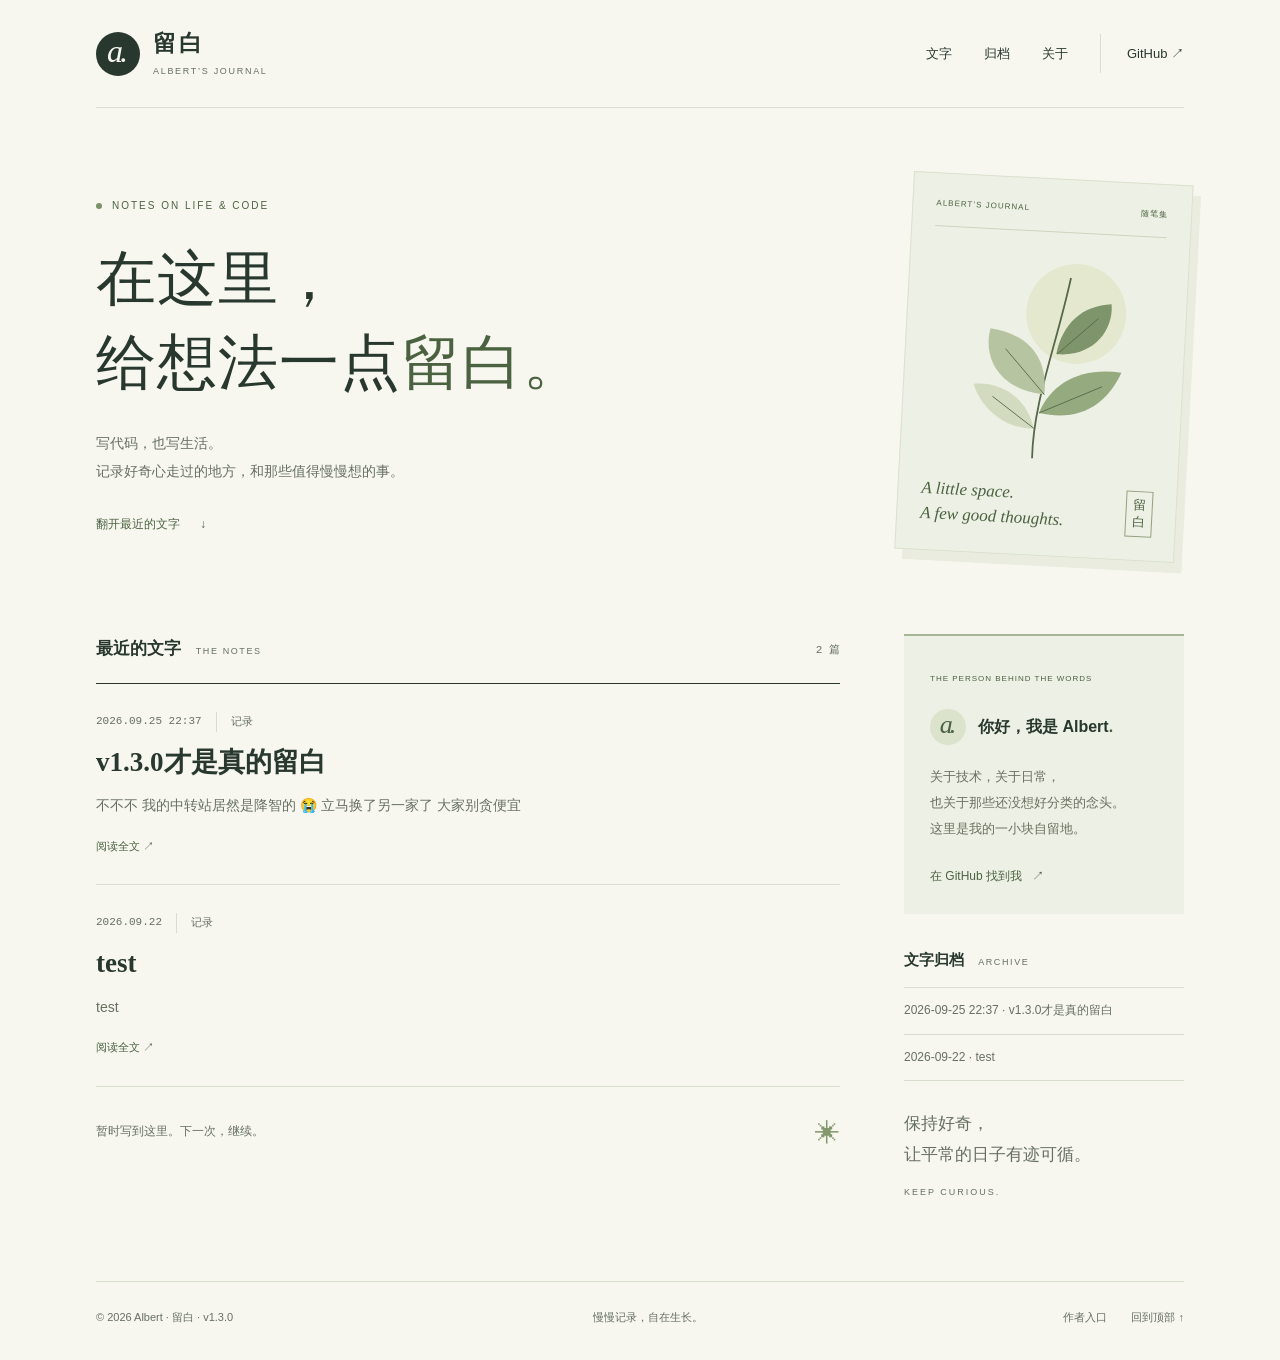
<file: index.html>
<!doctype html>
<html lang="zh-CN">
<head>
  <meta charset="utf-8">
  <meta name="viewport" content="width=device-width, initial-scale=1">
  <meta name="description" content="Albert 的个人博客，记录技术探索、日常观察与值得留下的想法。">
  <meta name="theme-color" content="#f7f7f0">
  <title>留白 · Albert 的博客</title>
  <link rel="stylesheet" href="./style.css">
</head>
<body>
  <a class="skip-link" href="#posts">跳至文章</a>
  <div class="page">
    <header class="site-header">
      <a class="brand" href="./" aria-label="留白，博客首页"><span class="brand-mark" aria-hidden="true">a.</span><span>留白<small>ALBERT’S JOURNAL</small></span></a>
      <nav aria-label="主导航"><a href="#posts">文字</a><a href="#archive">归档</a><a href="#about">关于</a><a class="github" href="https://github.com/albertyizhan">GitHub ↗</a></nav>
    </header>
    <main>
      <section class="intro" aria-labelledby="intro-title">
        <div class="intro-copy">
          <p class="eyebrow"><span class="status-dot" aria-hidden="true"></span> NOTES ON LIFE & CODE</p>
          <h1 id="intro-title">在这里，<br>给想法一点<span>留白。</span></h1>
          <p class="intro-description">写代码，也写生活。<br>记录好奇心走过的地方，和那些值得慢慢想的事。</p>
          <a class="text-link" href="#posts">翻开最近的文字 <span aria-hidden="true">↓</span></a>
        </div>
        <div class="journal-art" aria-hidden="true">
          <div class="art-top"><span>ALBERT’S JOURNAL</span><span>随笔集</span></div>
          <svg class="botanical" viewBox="0 0 260 270" fill="none"><circle cx="163" cy="85" r="56" fill="#e4e8cf"/><path d="M122 249C120 186 142 124 155 45" stroke="#566848" stroke-width="2"/><path d="M132 177C77 174 61 135 68 106C111 110 134 136 132 177Z" fill="#b7c4a2"/><path d="M143 131C183 133 206 102 202 72C170 75 148 96 143 131Z" fill="#7e946a"/><path d="M122 216C87 217 62 195 52 169C87 164 115 186 122 216Z" fill="#d2dbc0"/><path d="M127 198C175 206 203 183 217 148C171 144 139 164 127 198Z" fill="#96aa80"/><path d="m132 177-46-49m58 3 44-42m-61 109 69-33m-73 51-49-34" stroke="#566848" stroke-width="1"/></svg>
          <div class="art-bottom"><span>A little space.<br>A few good thoughts.</span><span class="art-seal">留<br>白</span></div>
        </div>
      </section>
      <div class="content-layout">
        <section id="posts" aria-labelledby="posts-title">
          <div class="section-heading"><h2 id="posts-title">最近的文字 <small>THE NOTES</small></h2><span class="count" aria-live="polite">— 篇</span></div>
          <div id="post-list" aria-busy="true"><p class="empty-note">正在翻开笔记……</p></div>
          <noscript><p>请启用 JavaScript 阅读文章。</p></noscript>
          <p class="end-note">暂时写到这里。下一次，继续。<span aria-hidden="true">✳</span></p>
        </section>
        <aside>
          <section class="about" id="about" aria-labelledby="about-title">
            <span class="eyebrow">THE PERSON BEHIND THE WORDS</span>
            <div class="about-heading"><span class="avatar" aria-hidden="true">a.</span><h2 id="about-title">你好，我是 Albert<span>.</span></h2></div>
            <p>关于技术，关于日常，<br>也关于那些还没想好分类的念头。<br>这里是我的一小块自留地。</p>
            <a class="text-link" href="https://github.com/albertyizhan">在 GitHub 找到我 <span aria-hidden="true">↗</span></a>
          </section>
          <section class="archive" id="archive" aria-labelledby="archive-title"><h2 id="archive-title">文字归档 <small>ARCHIVE</small></h2><div id="archive-list"><p class="muted">正在整理目录……</p></div></section>
          <p class="aside-note">保持好奇，<br>让平常的日子有迹可循。<span>KEEP CURIOUS.</span></p>
        </aside>
      </div>
    </main>
    <footer><span>© 2026 Albert · 留白 · v1.3.0</span><span>慢慢记录，自在生长。</span><div class="footer-links"><a href="./editor.html">作者入口</a><a href="#">回到顶部 ↑</a></div></footer>
  </div>
  <script type="module" src="./blog.js"></script>
</body>
</html>
</file>
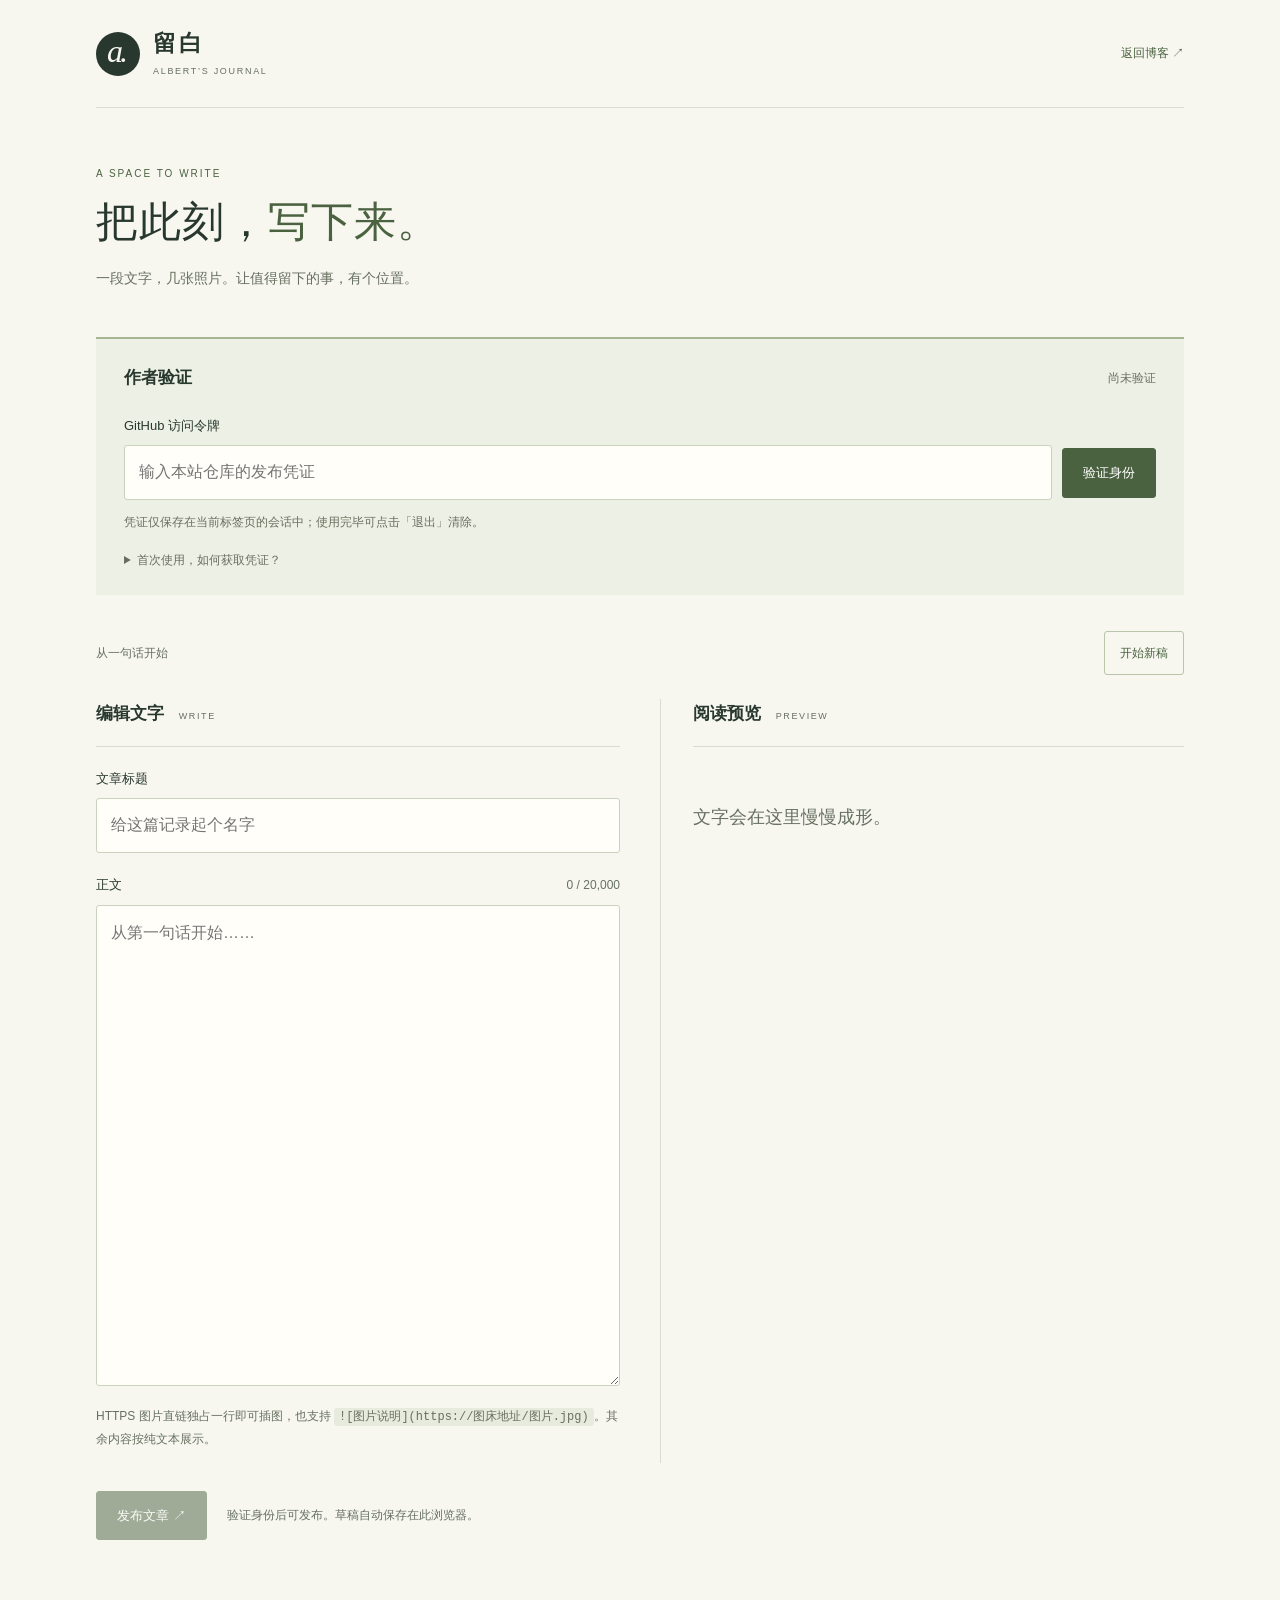
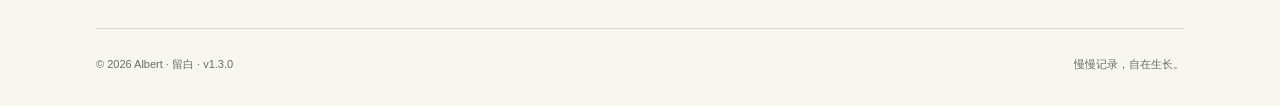
<file: editor.html>
<!doctype html>
<html lang="zh-CN">
<head>
  <meta charset="utf-8"><meta name="viewport" content="width=device-width, initial-scale=1">
  <meta name="referrer" content="no-referrer"><meta name="theme-color" content="#f7f7f0">
  <meta name="robots" content="noindex"><title>写一篇 · 留白</title><link rel="stylesheet" href="./style.css">
</head>
<body>
  <a class="skip-link" href="#editor-form">跳至编辑器</a>
  <div class="page editor-page">
    <header class="site-header"><a class="brand" href="./"><span class="brand-mark" aria-hidden="true">a.</span><span>留白<small>ALBERT’S JOURNAL</small></span></a><a class="text-link" href="./">返回博客 ↗</a></header>
    <main>
      <section class="editor-intro"><p class="eyebrow">A SPACE TO WRITE</p><h1>把此刻，<span>写下来。</span></h1><p class="muted">一段文字，几张照片。让值得留下的事，有个位置。</p></section>
      <section class="author-access" aria-labelledby="access-title">
        <div class="access-heading"><h2 id="access-title">作者验证</h2><span id="access-state" class="field-note">尚未验证</span></div>
        <form id="login-form"><label for="token">GitHub 访问令牌</label><div class="access-row"><input id="token" type="password" autocomplete="off" required placeholder="输入本站仓库的发布凭证" aria-describedby="token-note"><button id="login-button">验证身份</button><button id="logout" type="button" class="secondary" hidden>退出</button></div><p class="field-note" id="token-note">凭证仅保存在当前标签页的会话中；使用完毕可点击「退出」清除。</p></form>
        <details class="token-help"><summary>首次使用，如何获取凭证？</summary><p>在 GitHub 创建 Fine-grained token：Resource owner 选择 albertyizhan，仅授权 tgyizhan.github.io 仓库，将 Contents 权限设为 Read and write，并设置有效期。</p><a class="text-link" href="https://github.com/settings/personal-access-tokens/new" target="_blank" rel="noopener noreferrer">去 GitHub 创建令牌 ↗</a></details>
      </section>
      <section id="manage-posts" class="manage-posts" hidden aria-label="已发布文章"></section>
      <form id="editor-form">
        <div class="writing-toolbar"><span id="draft-state" class="field-note" role="status">从一句话开始</span><button id="new-draft" class="secondary" type="button">开始新稿</button></div>
        <div class="editor-grid">
          <section class="writing"><h2>编辑文字 <small>WRITE</small></h2><label for="title">文章标题</label><input id="title" maxlength="100" required placeholder="给这篇记录起个名字"><div class="body-label"><label for="text">正文</label><span id="word-count" class="field-note">0 / 20,000</span></div><textarea id="text" maxlength="20000" required rows="15" aria-describedby="image-help" placeholder="从第一句话开始……"></textarea><p class="field-note" id="image-help">HTTPS 图片直链独占一行即可插图，也支持 <code>![图片说明](https://图床地址/图片.jpg)</code>。其余内容按纯文本展示。</p></section>
          <section class="preview-panel"><h2>阅读预览 <small>PREVIEW</small></h2><div id="preview"><p class="empty-note">文字会在这里慢慢成形。</p></div></section>
        </div>
        <div class="publish-row"><button id="publish" disabled>发布文章 ↗</button><span class="muted">验证身份后可发布。草稿自动保存在此浏览器。</span></div>
      </form>
      <p id="status" role="status" aria-live="polite"></p>
    </main>
    <footer><span>© 2026 Albert · 留白 · v1.3.0</span><span>慢慢记录，自在生长。</span></footer>
  </div>
  <script type="module" src="./editor.js"></script>
</body>
</html>
</file>
<file: style.css>
@charset "UTF-8";
:root {
  color-scheme: light;
  --paper: #f7f7f0;
  --ink: #28382e;
  --muted: #677060;
  --line: #d8dece;
  --accent: #4b6240;
  --wash: #edf0e4;
  --serif: "Songti SC", "Noto Serif CJK SC", "STSong", Georgia, serif;
}
* { box-sizing: border-box; }
[hidden] { display: none !important; }
html { scroll-behavior: smooth; scroll-padding-top: 32px; }
body { margin: 0; background: var(--paper); color: var(--ink); font: 15px/1.8 -apple-system, BlinkMacSystemFont, "Segoe UI", "PingFang SC", "Microsoft YaHei", sans-serif; -webkit-font-smoothing: antialiased; }
::selection { background: #dce5cd; }
a { color: inherit; text-decoration: none; }
a:hover { color: var(--accent); }
:where(a, summary, input, textarea, button):focus-visible { outline: 2px solid var(--accent); outline-offset: 5px; }
button, input, textarea { font: inherit; }
button, summary, a { -webkit-tap-highlight-color: transparent; }
.page { max-width: 1200px; padding: 0 56px; margin: auto; }
.site-header { display: flex; justify-content: space-between; align-items: center; padding: 30px 0; border-bottom: 1px solid var(--line); gap: 24px; }
.brand { display: flex; align-items: center; gap: 13px; font: 600 23px/1.25 var(--serif); letter-spacing: 3px; }
.brand-mark { display: grid; place-items: center; width: 44px; height: 44px; border-radius: 50%; background: var(--ink); color: var(--paper); font: italic 32px/1 Georgia, serif; letter-spacing: -3px; padding: 0 4px 5px 0; }
.brand small { display: block; margin-top: 7px; color: var(--muted); font: 9px/1.3 -apple-system, sans-serif; letter-spacing: 1.7px; }
nav { display: flex; align-items: center; gap: 32px; font-size: 13px; }
nav a { padding: 8px 0; }
.github { border-left: 1px solid var(--line); padding-left: 26px; }
.intro { display: grid; grid-template-columns: minmax(0, 1fr) 280px; gap: 60px; align-items: center; padding: 70px 0 78px; }
.eyebrow { color: var(--accent); font: 10px/1.5 -apple-system, sans-serif; letter-spacing: 2px; }
.intro .eyebrow { display: flex; align-items: center; gap: 10px; margin: 0 0 24px; }
.status-dot { width: 6px; height: 6px; border-radius: 50%; background: #7a9169; }
h1 { margin: 0; font: 500 clamp(42px, 4.7vw, 64px)/1.4 var(--serif); letter-spacing: 1px; }
h1 span { color: var(--accent); }
.intro-description { color: var(--muted); font-size: 14px; line-height: 2; margin: 24px 0; }
.text-link { display: inline-flex; align-items: center; gap: 20px; font-size: 12px; color: var(--accent); }
.text-link:hover { text-decoration: underline; text-underline-offset: 5px; }
.journal-art { position: relative; padding: 23px; background: var(--wash); border: 1px solid #dbe1ce; transform: rotate(3deg); box-shadow: 8px 10px 0 #e9ecdf; }
.art-top { display: flex; justify-content: space-between; border-bottom: 1px solid #cbd5bf; padding-bottom: 15px; font-size: 8px; letter-spacing: 1px; color: var(--accent); }
.botanical { display: block; width: 100%; height: 250px; }
.art-bottom { display: flex; justify-content: space-between; align-items: end; color: var(--accent); font: italic 17px/1.45 Georgia, serif; }
.art-seal { border: 1px solid #93a181; padding: 5px 6px; font: 13px/1.3 var(--serif); }
.content-layout { display: grid; grid-template-columns: minmax(0, 1fr) 280px; gap: 64px; padding-bottom: 64px; }
.section-heading { display: flex; justify-content: space-between; align-items: center; gap: 16px; border-bottom: 1px solid var(--ink); padding-bottom: 18px; }
h2 { margin: 0; font-size: 17px; font-weight: 600; }
h2 small { margin-left: 10px; font-size: 9px; font-weight: 400; letter-spacing: 1.6px; color: var(--muted); }
.count { color: var(--muted); font: 11px ui-monospace, monospace; white-space: nowrap; }
.post { border-bottom: 1px solid var(--line); scroll-margin-top: 28px; min-width: 0; }
.post summary { list-style: none; cursor: pointer; padding: 28px 0; }
.post summary::-webkit-details-marker { display: none; }
.post-meta { display: flex; flex-wrap: wrap; gap: 14px; color: var(--muted); font-size: 11px; }
.post-meta time { font-family: ui-monospace, monospace; }
.post-meta > span { border-left: 1px solid var(--line); padding-left: 14px; }
.post-heading { display: block; font: 600 27px/1.5 var(--serif); margin: 10px 0; overflow-wrap: anywhere; }
summary:hover .post-heading { color: var(--accent); }
.post-excerpt { display: block; font-size: 14px; color: var(--muted); line-height: 1.9; overflow-wrap: anywhere; }
.post-bottom { display: block; margin-top: 18px; font-size: 11px; color: var(--accent); }
.post[open] .post-excerpt { display: none; }
.post[open] { border-bottom-color: var(--accent); }
.post:target .post-heading { color: var(--accent); }
.post-body { padding: 0 0 24px; font-size: 16px; line-height: 2; overflow-wrap: anywhere; }
.post-body p { margin: 0 0 20px; }
.plain-text { white-space: pre-wrap; }
.article-image { margin: 24px 0; }
.article-image img { display: block; max-width: 100%; height: auto; border-radius: 2px; }
.article-image figcaption { margin-top: 8px; }
.image-error { display: block; padding: 20px; background: var(--wash); font-size: 13px; overflow-wrap: anywhere; }
.end-note { display: flex; justify-content: space-between; gap: 20px; color: var(--muted); font-size: 12px; padding-top: 22px; }
.end-note span { font-size: 25px; line-height: 1; color: #85976f; }
.about { background: var(--wash); padding: 26px; border-top: 2px solid #a6b594; }
.about > .eyebrow { font-size: 8px; letter-spacing: 1px; }
.about-heading { display: flex; flex-wrap: wrap; align-items: center; gap: 12px; margin-top: 20px; }
.avatar { display: grid; place-items: center; width: 36px; height: 36px; border-radius: 50%; background: #dbe3cd; color: var(--accent); font: italic 26px/1 Georgia, serif; letter-spacing: -3px; padding: 0 3px 4px 0; }
.about h2 { font-size: 16px; }
.about h2 > span { color: var(--accent); }
.about p { color: var(--muted); font-size: 13px; line-height: 2; margin: 19px 0; }
.about .text-link { gap: 10px; }
.archive { margin-top: 32px; }
.archive h2 { font-size: 15px; border-bottom: 1px solid var(--line); padding-bottom: 14px; }
.archive a { display: block; color: var(--muted); font-size: 12px; padding: 12px 0; border-bottom: 1px solid var(--line); overflow-wrap: anywhere; }
.archive a:hover { color: var(--accent); text-decoration: underline; text-underline-offset: 4px; }
.aside-note { font: 17px/1.8 var(--serif); color: var(--muted); margin-top: 28px; }
.aside-note span { display: block; font: 9px/1.5 -apple-system, sans-serif; letter-spacing: 2px; margin-top: 16px; }
footer { display: flex; justify-content: space-between; align-items: center; gap: 20px; padding: 26px 0 32px; border-top: 1px solid var(--line); color: var(--muted); font-size: 11px; }
.footer-links { display: flex; gap: 24px; }
.skip-link { position: absolute; top: 8px; left: 8px; background: var(--ink); color: white; padding: 8px 16px; transform: translateY(-200%); z-index: 2; }
.skip-link:focus { transform: none; }
.empty-note { padding: 35px 0 50px; font: 18px/1.9 var(--serif); color: var(--muted); }
.muted, .field-note { color: var(--muted); }
.field-note { font-size: 12px; overflow-wrap: anywhere; }
code { background: #e7ebdd; padding: 2px 5px; border-radius: 3px; font-size: 12px; overflow-wrap: anywhere; }
.editor-intro { padding: 48px 0 32px; }
.editor-intro h1 { font-size: 42px; margin: 12px 0; }
.editor-intro .muted { font-size: 14px; }
.author-access { padding: 24px 28px; background: var(--wash); border-top: 2px solid #a6b594; margin-bottom: 28px; }
.access-heading, .writing-toolbar, .body-label { display: flex; justify-content: space-between; align-items: center; gap: 16px; }
.access-row { display: flex; align-items: center; gap: 10px; }
.access-row input { flex: 1; min-width: 0; }
label { display: block; font-size: 13px; margin: 20px 0 8px; }
input, textarea { width: 100%; padding: 12px 14px; border: 1px solid #cbd3c0; border-radius: 3px; background: #fffef9; color: var(--ink); font-size: 16px; }
textarea { resize: vertical; line-height: 1.9; min-height: 220px; }
button { border: 1px solid var(--accent); background: var(--accent); color: white; border-radius: 3px; padding: 12px 20px; font-size: 13px; cursor: pointer; white-space: nowrap; min-height: 44px; }
button:hover:not(:disabled) { background: #394f31; color: white; }
button:disabled { opacity: .5; cursor: not-allowed; }
.secondary { background: transparent; color: var(--accent); border-color: #b9c4ab; }
.token-help { margin-top: 16px; font-size: 12px; color: var(--muted); }
.token-help summary { cursor: pointer; width: fit-content; }
.token-help p { max-width: 75ch; }
.writing-toolbar { padding: 8px 0 24px; }
.writing-toolbar button { font-size: 12px; padding: 8px 15px; }
.editor-grid { display: grid; grid-template-columns: minmax(0, 1fr) minmax(0, 1fr); gap: 40px; }
.editor-grid h2 { border-bottom: 1px solid var(--line); padding-bottom: 16px; }
.body-label { align-items: baseline; }
.preview-panel { min-width: 0; padding-left: 32px; border-left: 1px solid var(--line); }
.preview-panel .post-heading { font-size: 26px; }
.preview-panel .post-meta { font-size: 10px; }
.preview-panel .post { border: 0; }
.publish-row { display: flex; align-items: center; gap: 20px; margin-top: 28px; }
.publish-row span { font-size: 12px; }
#status { font-size: 14px; color: var(--accent); min-height: 2em; margin: 20px 0 40px; }
.manage-posts { padding: 24px 28px; border: 1px solid var(--line); margin-bottom: 24px; }
.manage-posts h2 { font-size: 15px; }
.manage-post { display: flex; align-items: center; justify-content: space-between; gap: 16px; padding: 16px 0; border-bottom: 1px solid var(--line); font-size: 14px; }
.manage-post:last-child { border-bottom: 0; padding-bottom: 0; }
.manage-post > div { min-width: 0; }
.manage-post time, .manage-post a { display: block; overflow-wrap: anywhere; }
.delete-post { background: transparent; color: #934b3c; border-color: #bc968b; padding: 8px 14px; }
@media (max-width: 960px) {
  .page { padding: 0 36px; }
  .intro { grid-template-columns: minmax(0, 1fr) 230px; gap: 40px; }
  .content-layout { grid-template-columns: minmax(0, 1fr) 250px; gap: 36px; }
  .about { padding: 22px; }
  .botanical { height: 220px; }
  .journal-art { padding: 18px; }
}
@media (max-width: 700px) {
  .page { padding: 0 24px; }
  .site-header { padding: 22px 0; gap: 16px; }
  .brand { font-size: 21px; gap: 10px; }
  .brand small { font-size: 8px; letter-spacing: 1px; }
  .brand-mark { width: 38px; height: 38px; font-size: 28px; }
  nav { gap: 22px; font-size: 12px; }
  .github { display: none; }
  .intro { grid-template-columns: 1fr; padding: 45px 0 48px; gap: 0; }
  h1 { font-size: clamp(38px, 8.7vw, 54px); }
  .intro .eyebrow { font-size: 9px; margin-bottom: 20px; }
  .intro-description { font-size: 13px; margin: 20px 0; }
  .journal-art { display: none; }
  .content-layout { grid-template-columns: 1fr; gap: 38px; padding-bottom: 36px; }
  .post-heading { font-size: 25px; }
  .post-body { font-size: 16px; }
  .about { padding: 24px; }
  .aside-note { display: none; }
  footer { flex-wrap: wrap; font-size: 10px; padding-bottom: 24px; }
  footer > span:nth-child(2) { display: none; }
  .footer-links { gap: 18px; }
  .editor-intro { padding-top: 32px; }
  .editor-intro h1 { font-size: 34px; }
  .author-access, .manage-posts { padding: 20px; }
  .access-row { flex-wrap: wrap; }
  .access-row input { flex-basis: 100%; }
  .editor-grid { grid-template-columns: 1fr; gap: 28px; }
  .preview-panel { border-left: 0; padding-left: 0; }
  .publish-row { align-items: flex-start; flex-direction: column; gap: 12px; }
}
@media (max-width: 360px) {
  .page { padding: 0 18px; }
  nav { gap: 15px; }
  .brand small { font-size: 7px; }
  h2 small { font-size: 8px; margin-left: 5px; }
}
@media (prefers-reduced-motion: reduce) {
  html { scroll-behavior: auto; }
  *, *::before, *::after { transition: none !important; }
}
</file>
